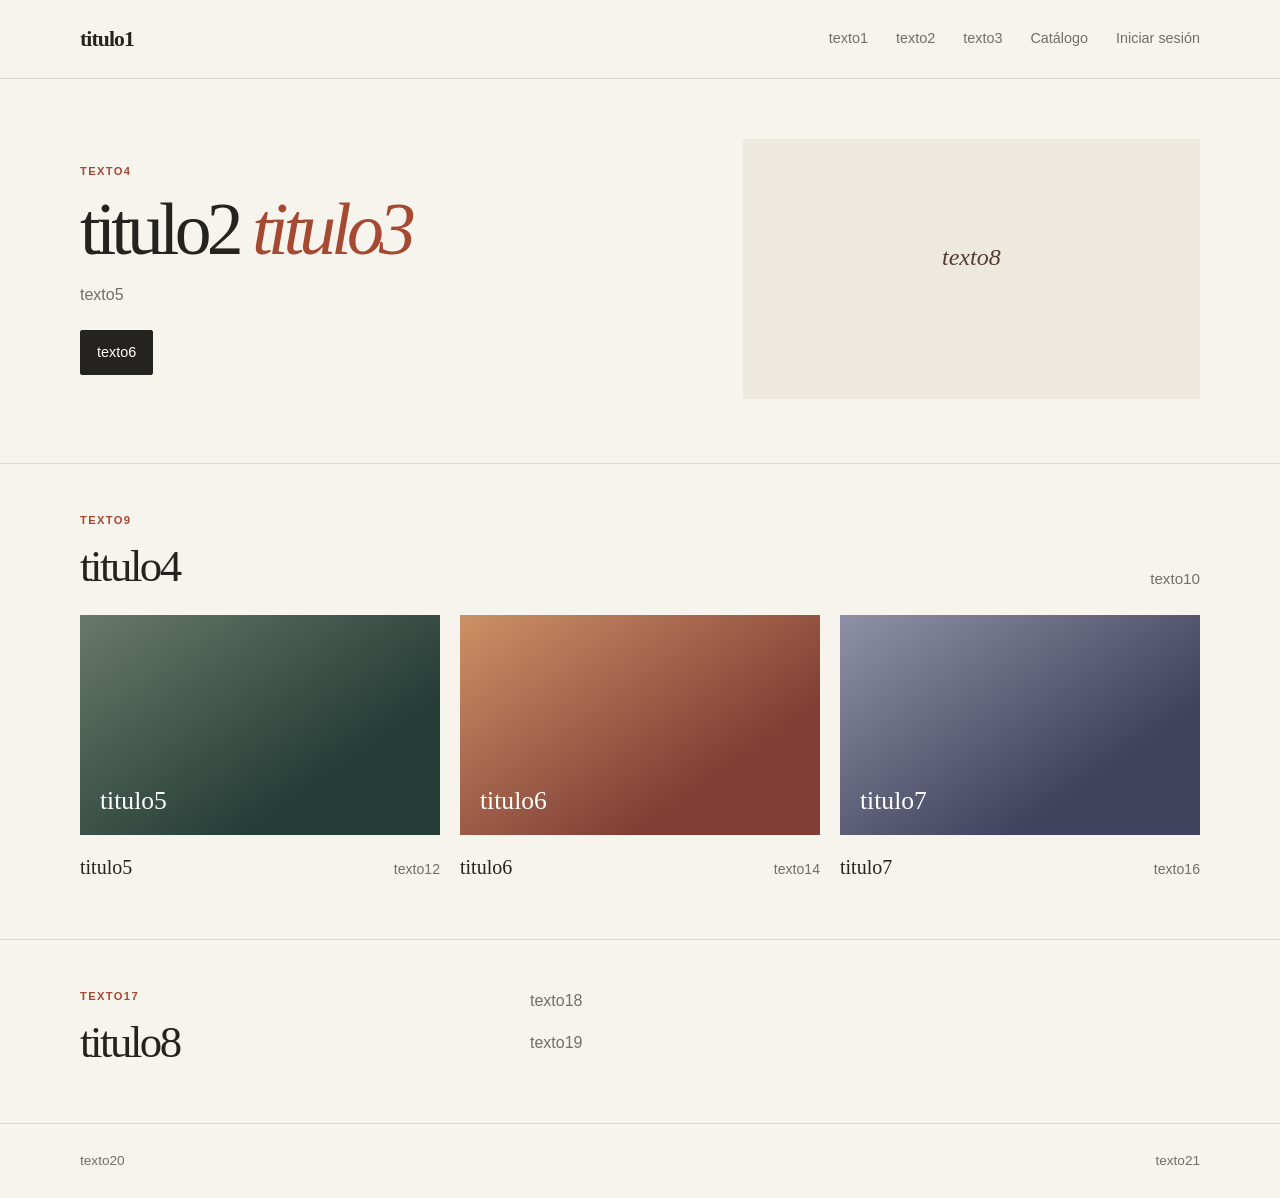
<file: SPRINT_001/index.html>
<!DOCTYPE html>
<html lang="es">
<head>
  <meta charset="UTF-8">
  <meta name="viewport" content="width=device-width, initial-scale=1.0">
  <meta name="description" content="texto1">
  <title>titulo1</title>
  <link rel="stylesheet" href="styles.css">
</head>
<body>
  <header>
    <div class="wrap navigation">
      <a class="brand" href="#" aria-label="titulo1, inicio">titulo1</a>
      <nav aria-label="Navegación principal">
        <a href="#proyecto">texto1</a>
        <a href="#destacados">texto2</a>
        <a href="#nosotros">texto3</a>
        <a href="catalogo.html">Catálogo</a>
        <a href="login.html">Iniciar sesión</a>
      </nav>
    </div>
  </header>

  <main>
    <section class="wrap hero" id="proyecto">
      <div>
        <p class="eyebrow">texto4</p>
        <h1>titulo2 <em>titulo3</em></h1>
        <p class="hero-copy">texto5</p>
        <a class="button" href="#destacados">texto6</a>
      </div>
      <div class="hero-art" aria-label="texto7" role="img">
        <p class="hero-quote">texto8</p>
      </div>
    </section>

    <section class="section" id="destacados">
      <div class="wrap">
        <div class="section-heading">
          <div>
            <p class="eyebrow">texto9</p>
            <h2>titulo4</h2>
          </div>
          <p class="section-note">texto10</p>
        </div>
        <div class="books">
          <article class="book-card">
            <div class="book-cover cover-one" role="img" aria-label="texto11">
              <p class="cover-label">titulo5</p>
            </div>
            <div class="book-info">
              <h3 class="book-title">titulo5</h3>
              <p class="book-author">texto12</p>
            </div>
          </article>
          <article class="book-card">
            <div class="book-cover cover-two" role="img" aria-label="texto13">
              <p class="cover-label">titulo6</p>
            </div>
            <div class="book-info">
              <h3 class="book-title">titulo6</h3>
              <p class="book-author">texto14</p>
            </div>
          </article>
          <article class="book-card">
            <div class="book-cover cover-three" role="img" aria-label="texto15">
              <p class="cover-label">titulo7</p>
            </div>
            <div class="book-info">
              <h3 class="book-title">titulo7</h3>
              <p class="book-author">texto16</p>
            </div>
          </article>
        </div>
      </div>
    </section>

    <section class="section" id="nosotros">
      <div class="wrap about">
        <div>
          <p class="eyebrow">texto17</p>
          <h2>titulo8</h2>
        </div>
        <div class="about-copy">
          <p>texto18</p>
          <p>texto19</p>
        </div>
      </div>
    </section>
  </main>

  <footer>
    <div class="wrap footer-inner">
      <span>texto20</span>
      <span>texto21</span>
    </div>
  </footer>
</body>
</html>
</file>
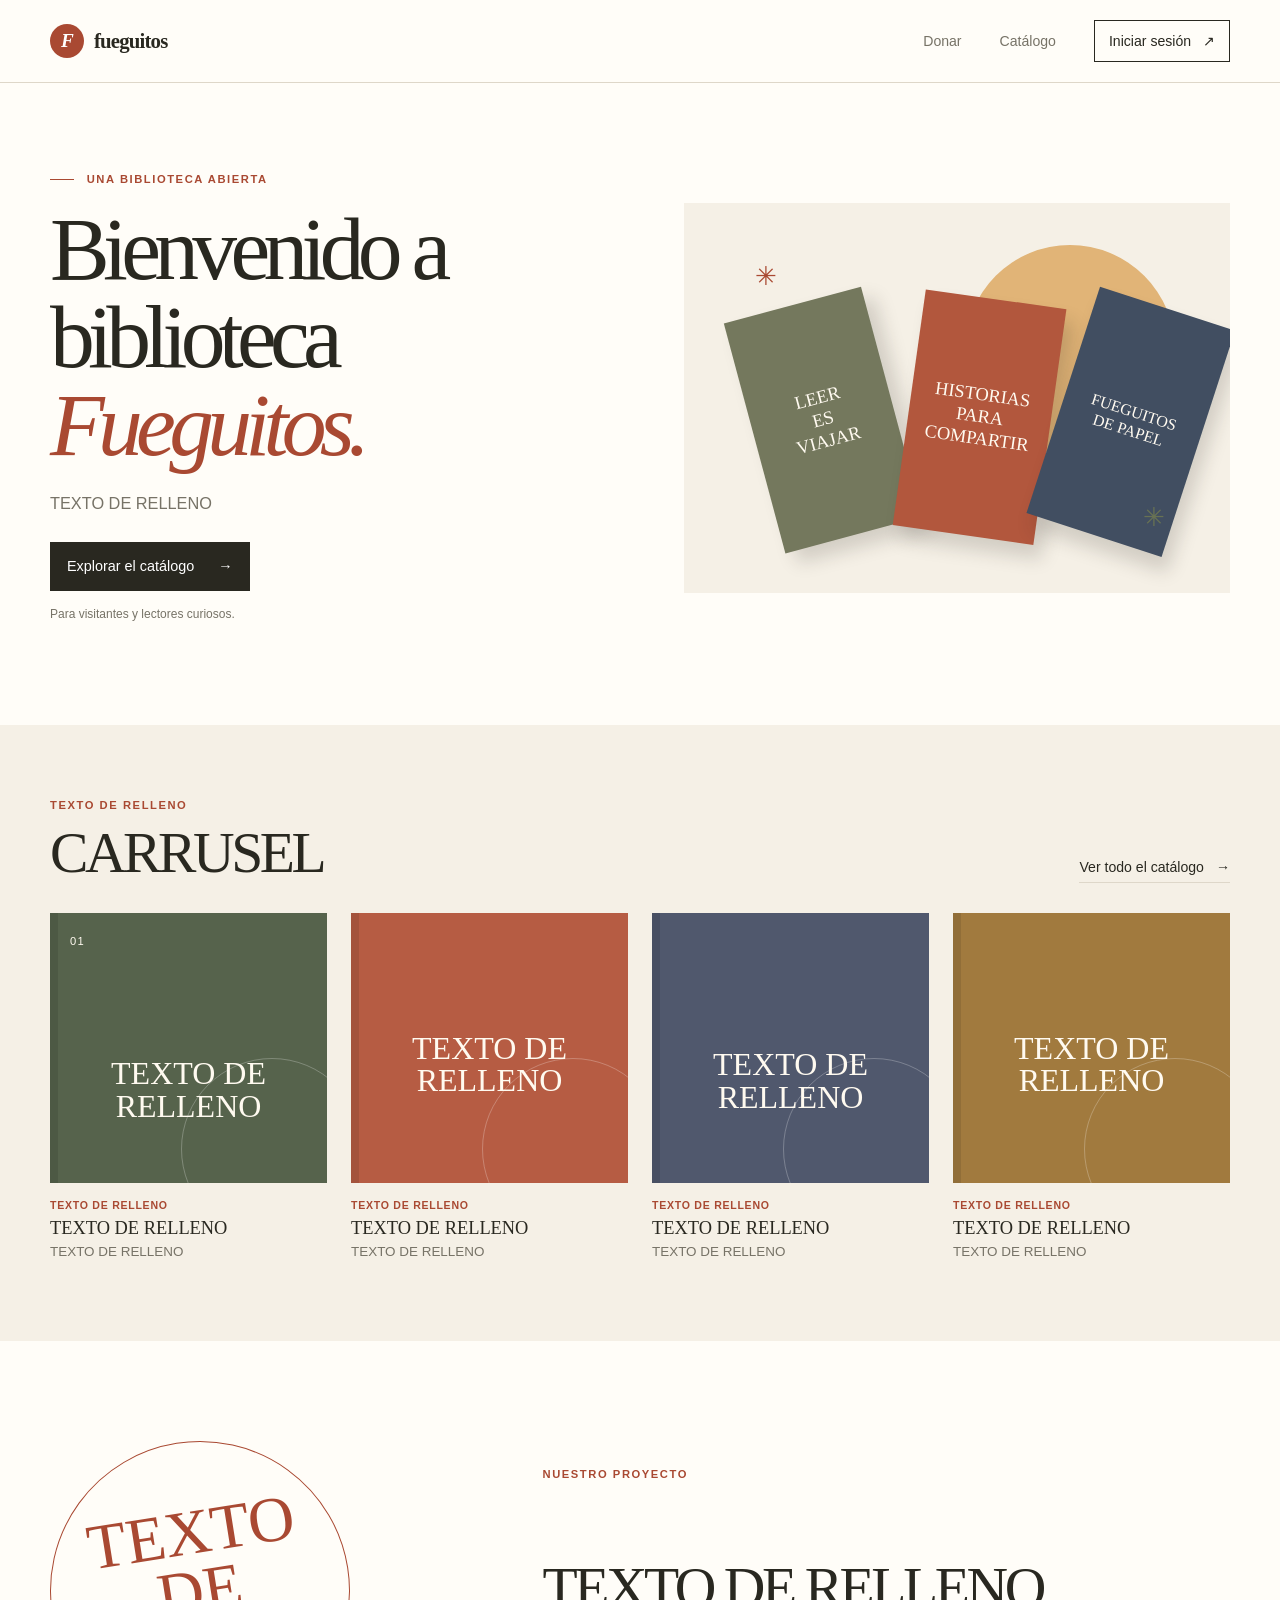
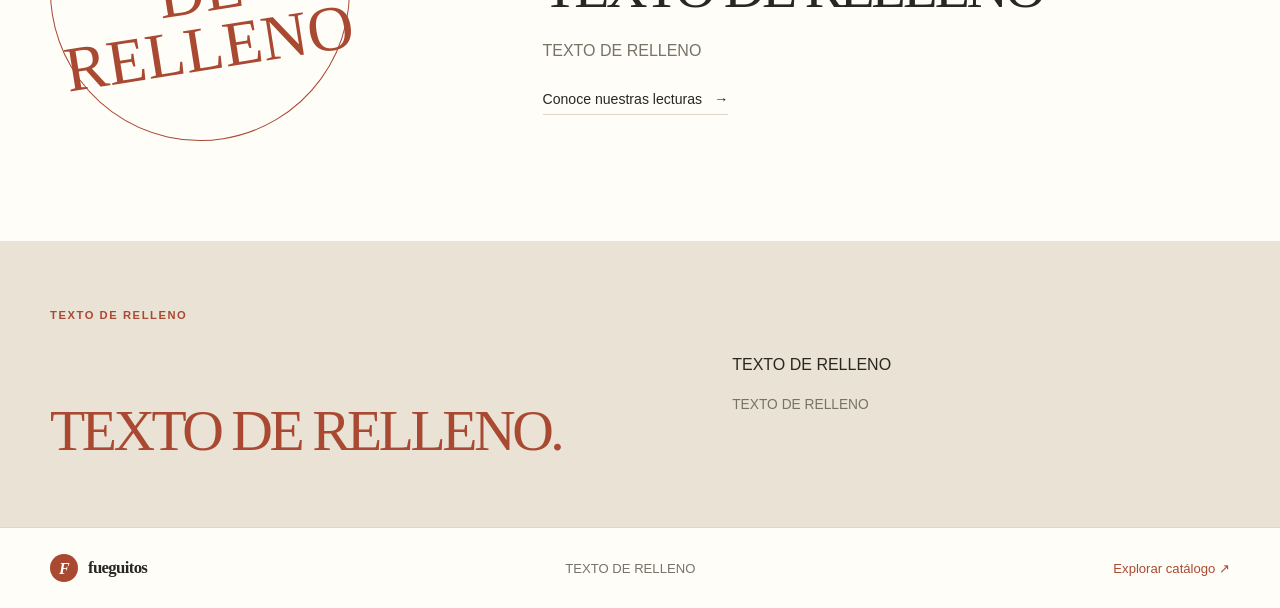
<file: SPRINT_002/index.html>
<!DOCTYPE html>
<html lang="es">
<head>
  <meta charset="UTF-8">
  <meta name="viewport" content="width=device-width, initial-scale=1.0">
  <meta name="description" content="Conoce Fueguitos, explora libros sin registrarte y descubre cómo apoyar nuestro proyecto de lectura.">
  <title>Fueguitos | Lecturas para todos</title>
  <link rel="stylesheet" href="style.css">
</head>
<body>
  <header class="site-header">
    <div class="page-width nav-layout">
      <a class="brand" href="index-publico.html" aria-label="Fueguitos, inicio">
        <span class="brand-mark" aria-hidden="true">F</span>
        <span>fueguitos</span>
      </a>
      <nav aria-label="Navegación principal">
        <a href="#donar">Donar</a>
        <a href="catalogo.html">Catálogo</a>
        <a class="login-link" href="login.html">Iniciar sesión <span aria-hidden="true">↗</span></a>
      </nav>
    </div>
  </header>

  <main>
    <section class="welcome page-width" aria-labelledby="welcome-title">
      <div class="welcome-copy">
        <p class="kicker"><span></span> Una biblioteca abierta</p>
        <h1 id="welcome-title">Bienvenido a biblioteca<br><em>Fueguitos.</em></h1>
        <p class="welcome-text">TEXTO DE RELLENO</p>
        <a class="primary-link" href="catalogo.html">Explorar el catálogo <span aria-hidden="true">→</span></a>
        <p class="welcome-note">Para visitantes y lectores curiosos.</p>
      </div>
      <div class="book-still-life" aria-label="Ilustración de tres libros de colores" role="img">
        <div class="sun-shape"></div>
        <div class="still-book still-book-back"><span>LEER<br>ES<br>VIAJAR</span></div>
        <div class="still-book still-book-middle"><span>HISTORIAS<br>PARA<br>COMPARTIR</span></div>
        <div class="still-book still-book-front"><span>FUEGUITOS<br>DE PAPEL</span></div>
        <span class="spark spark-one" aria-hidden="true">✳</span>
        <span class="spark spark-two" aria-hidden="true">✳</span>
      </div>
    </section>

    <section class="reading-section" aria-labelledby="reading-title">
      <div class="page-width">
        <div class="section-topline">
          <div>
            <p class="kicker">TEXTO DE RELLENO</p>
            <h2 id="reading-title">CARRUSEL</h2>
          </div>
          <a class="text-link" href="catalogo.html">Ver todo el catálogo <span aria-hidden="true">→</span></a>
        </div>

        <div class="book-list">
          <article class="book-item">
            <div class="book-art art-olive" aria-hidden="true"><span>01</span><b><br><br>TEXTO DE RELLENO</b><i></i></div>
            <p class="book-category">TEXTO DE RELLENO</p>
            <h3>TEXTO DE RELLENO</h3>
            <p class="book-byline">TEXTO DE RELLENO</p>
          </article>
          <article class="book-item">
            <div class="book-art art-coral" aria-hidden="true"><span></span><b><br>TEXTO DE RELLENO</b><i></i></div>
            <p class="book-category">TEXTO DE RELLENO</p>
            <h3>TEXTO DE RELLENO</h3>
            <p class="book-byline">TEXTO DE RELLENO</p>
          </article>
          <article class="book-item">
            <div class="book-art art-blue" aria-hidden="true"><span></span><b><br><br>TEXTO DE RELLENO</b><i></i></div>
            <p class="book-category">TEXTO DE RELLENO</p>
            <h3>TEXTO DE RELLENO</h3>
            <p class="book-byline">TEXTO DE RELLENO</p>
          </article>
          <article class="book-item">
            <div class="book-art art-yellow" aria-hidden="true"><span></span><b><br>TEXTO DE RELLENO</b><i></i></div>
            <p class="book-category">TEXTO DE RELLENO</p>
            <h3>TEXTO DE RELLENO</h3>
            <p class="book-byline">TEXTO DE RELLENO</p>
          </article>
        </div>
      </div>
    </section>

    <section class="project-section page-width" aria-labelledby="project-title">
      <div class="project-stamp" aria-hidden="true">TEXTO DE RELLENO<br></div>
      <div class="project-copy">
        <p class="kicker">Nuestro proyecto</p>
        <h2 id="project-title"><br>TEXTO DE RELLENO</h2>
        <p>TEXTO DE RELLENO</p>
        <a class="text-link" href="catalogo.html">Conoce nuestras lecturas <span aria-hidden="true">→</span></a>
      </div>
    </section>

    <section class="donation-section" id="donar" aria-labelledby="donation-title">
      <div class="page-width donation-layout">
        <div>
          <p class="kicker">TEXTO DE RELLENO</p>
          <h2 id="donation-title"><br>TEXTO DE RELLENO.</h2>
        </div>
        <div class="donation-copy">
          <p>TEXTO DE RELLENO</p>
          <p class="donation-note">TEXTO DE RELLENO</p>
        </div>
      </div>
    </section>
  </main>

  <footer class="site-footer">
    <div class="page-width footer-layout">
      <a class="brand footer-brand" href="index-publico.html">
        <span class="brand-mark" aria-hidden="true">F</span>
        <span>fueguitos</span>
      </a>
      <p>TEXTO DE RELLENO</p>
      <a class="footer-catalog" href="catalogo.html">Explorar catálogo ↗</a>
    </div>
  </footer>
</body>
</html>
</file>
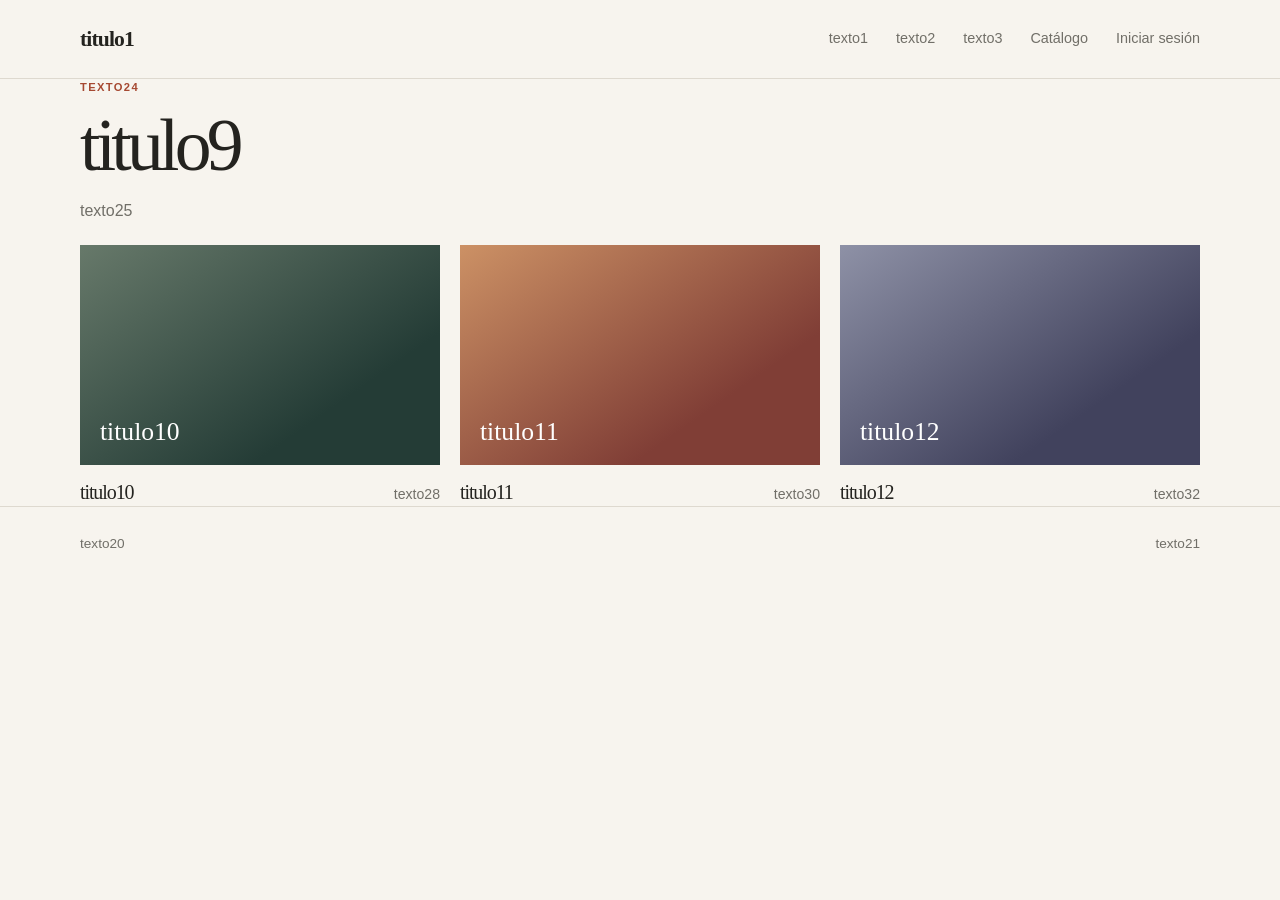
<file: SPRINT_001/catalogo.html>
<!DOCTYPE html>
<html lang="es">
<head>
  <meta charset="UTF-8">
  <meta name="viewport" content="width=device-width, initial-scale=1.0">
  <meta name="description" content="texto1">
  <title>titulo1</title>
  <link rel="stylesheet" href="styles.css">
</head>
<body>
  <header>
    <div class="wrap navigation">
      <a class="brand" href="index fueguitos.html">titulo1</a>
      <nav aria-label="Navegación principal">
        <a href="index fueguitos.html#proyecto">texto1</a>
        <a href="index fueguitos.html#destacados">texto2</a>
        <a href="index fueguitos.html#nosotros">texto3</a>
        <a href="catalogo.html" aria-current="page">Catálogo</a>
        <a href="login.html">Iniciar sesión</a>
      </nav>
    </div>
  </header>

  <main>
    <section class="wrap catalog-intro">
      <p class="eyebrow">texto24</p>
      <h1>titulo9</h1>
      <p class="hero-copy">texto25</p>
    </section>

    <section class="wrap books catalog-grid" aria-label="texto26">
      <article class="book-card">
        <div class="book-cover cover-one" role="img" aria-label="texto27">
          <p class="cover-label">titulo10</p>
        </div>
        <div class="book-info">
          <h2 class="book-title">titulo10</h2>
          <p class="book-author">texto28</p>
        </div>
      </article>
      <article class="book-card">
        <div class="book-cover cover-two" role="img" aria-label="texto29">
          <p class="cover-label">titulo11</p>
        </div>
        <div class="book-info">
          <h2 class="book-title">titulo11</h2>
          <p class="book-author">texto30</p>
        </div>
      </article>
      <article class="book-card">
        <div class="book-cover cover-three" role="img" aria-label="texto31">
          <p class="cover-label">titulo12</p>
        </div>
        <div class="book-info">
          <h2 class="book-title">titulo12</h2>
          <p class="book-author">texto32</p>
        </div>
      </article>
    </section>
  </main>

  <footer>
    <div class="wrap footer-inner">
      <span>texto20</span>
      <span>texto21</span>
    </div>
  </footer>
</body>
</html>
</file>
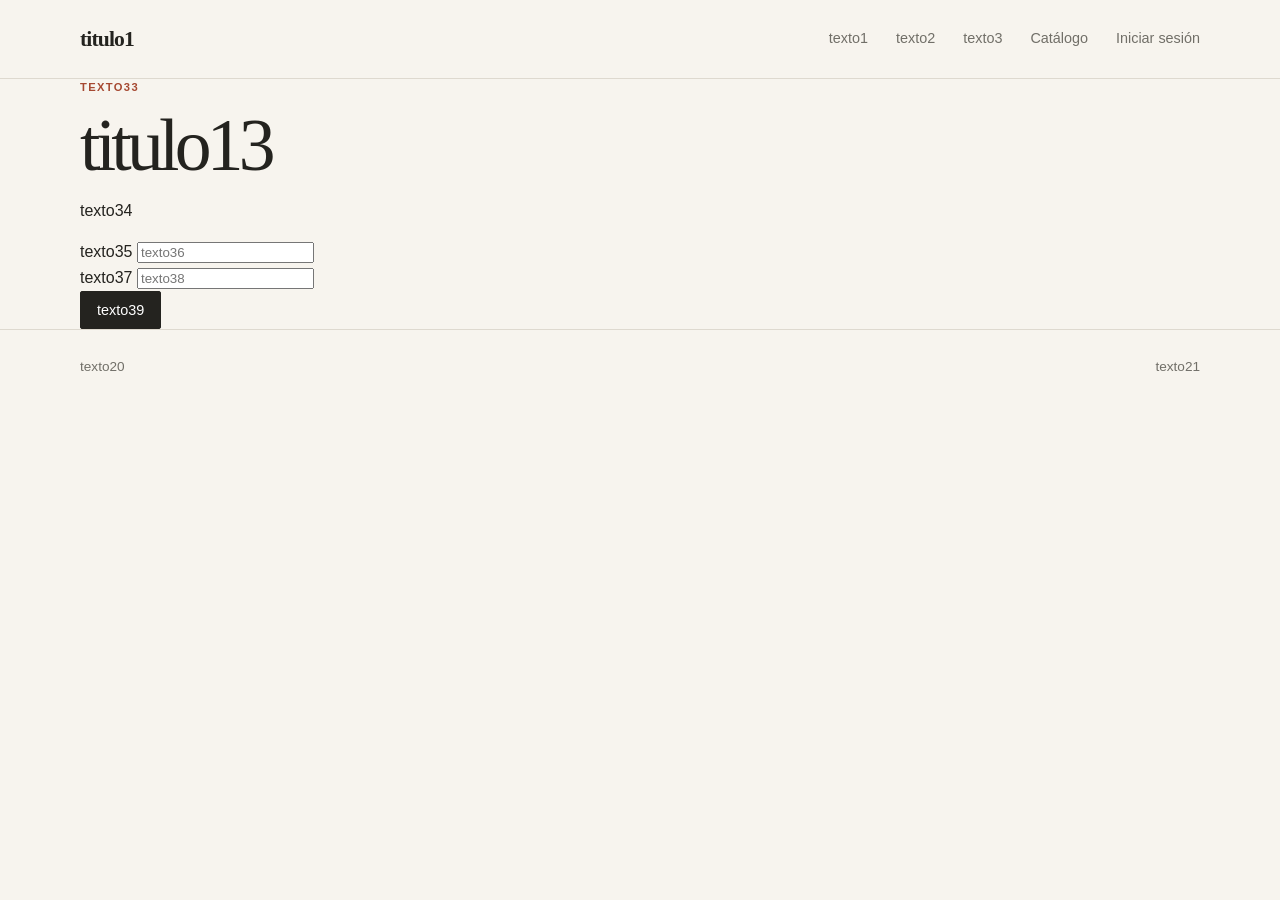
<file: SPRINT_001/login.html>
<!DOCTYPE html>
<html lang="es">
<head>
  <meta charset="UTF-8">
  <meta name="viewport" content="width=device-width, initial-scale=1.0">
  <meta name="description" content="texto1">
  <title>titulo1</title>
  <link rel="stylesheet" href="styles.css">
</head>
<body>
  <header>
    <div class="wrap navigation">
      <a class="brand" href="index fueguitos.html">titulo1</a>
      <nav aria-label="Navegación principal">
        <a href="index fueguitos.html#proyecto">texto1</a>
        <a href="index fueguitos.html#destacados">texto2</a>
        <a href="index fueguitos.html#nosotros">texto3</a>
        <a href="catalogo.html">Catálogo</a>
        <a href="login.html" aria-current="page">Iniciar sesión</a>
      </nav>
    </div>
  </header>

  <main class="wrap login-section">
    <section class="login-card">
      <p class="eyebrow">texto33</p>
      <h1>titulo13</h1>
      <p class="login-copy">texto34</p>
      <form class="login-form" action="#" method="post">
        <div class="form-field">
          <label for="email">texto35</label>
          <input id="email" name="email" type="email" placeholder="texto36" autocomplete="email" required>
        </div>
        <div class="form-field">
          <label for="password">texto37</label>
          <input id="password" name="password" type="password" placeholder="texto38" autocomplete="current-password" required>
        </div>
        <button class="button" type="submit">texto39</button>
      </form>
    </section>
  </main>

  <footer>
    <div class="wrap footer-inner">
      <span>texto20</span>
      <span>texto21</span>
    </div>
  </footer>
</body>
</html>
</file>
<file: SPRINT_001/styles.css>
:root {
  color-scheme: light;
  --paper: #f7f4ee;
  --ink: #24231f;
  --muted: #716f68;
  --accent: #a64932;
  --line: #ded9cf;
  --serif: Georgia, "Times New Roman", serif;
}

* { box-sizing: border-box; }

html { scroll-behavior: smooth; }

body {
  margin: 0;
  background: var(--paper);
  color: var(--ink);
  font-family: Arial, Helvetica, sans-serif;
  line-height: 1.6;
}

a { color: inherit; }

.wrap {
  width: min(1120px, calc(100% - 48px));
  margin-inline: auto;
}

header {
  border-bottom: 1px solid var(--line);
}

.navigation {
  min-height: 78px;
  display: flex;
  align-items: center;
  justify-content: space-between;
  gap: 24px;
}

.brand {
  font-family: var(--serif);
  font-size: 1.35rem;
  font-weight: 700;
  letter-spacing: -0.04em;
  text-decoration: none;
}

.brand span { color: var(--accent); }

nav {
  display: flex;
  align-items: center;
  gap: 28px;
}

nav a {
  color: var(--muted);
  font-size: 0.9rem;
  text-decoration: none;
}

nav a:hover, nav a:focus-visible { color: var(--accent); }

.hero {
  display: grid;
  grid-template-columns: 1.15fr 0.85fr;
  align-items: center;
  gap: 44px;
  padding-block: 60px 64px;
}

.eyebrow {
  margin: 0 0 12px;
  color: var(--accent);
  font-size: 0.7rem;
  font-weight: 700;
  letter-spacing: 0.12em;
  text-transform: uppercase;
}

h1, h2, h3, p { margin-top: 0; }

h1, h2, .book-title {
  font-family: var(--serif);
  font-weight: 400;
}

h1 {
  max-width: 650px;
  margin-bottom: 16px;
  font-size: clamp(2.8rem, 6vw, 4.6rem);
  letter-spacing: -0.065em;
  line-height: 0.99;
}

h1 em { color: var(--accent); font-weight: 400; }

.hero-copy {
  max-width: 510px;
  margin-bottom: 22px;
  color: var(--muted);
  font-size: 1rem;
}

.button {
  display: inline-block;
  padding: 10px 16px;
  border: 1px solid var(--ink);
  border-radius: 2px;
  background: var(--ink);
  color: white;
  font-size: 0.9rem;
  text-decoration: none;
  transition: background 160ms ease, color 160ms ease;
}

.button:hover, .button:focus-visible {
  background: transparent;
  color: var(--ink);
}

.hero-art {
  position: relative;
  display: grid;
  min-height: 260px;
  place-items: center;
  overflow: hidden;
  background: #eee9df;
}

.hero-quote {
  z-index: 1;
  max-width: 230px;
  color: #533c30;
  font-family: var(--serif);
  font-size: 1.5rem;
  font-style: italic;
  line-height: 1.25;
  text-align: center;
}

.section {
  padding-block: 48px 56px;
  border-top: 1px solid var(--line);
}

.section-heading {
  display: flex;
  align-items: end;
  justify-content: space-between;
  gap: 24px;
  margin-bottom: 24px;
}

h2 {
  margin-bottom: 0;
  font-size: clamp(2rem, 3.5vw, 2.8rem);
  letter-spacing: -0.055em;
  line-height: 1.1;
}

.section-note {
  max-width: 360px;
  margin: 0;
  color: var(--muted);
  font-size: 0.95rem;
}

.books {
  display: grid;
  grid-template-columns: repeat(3, 1fr);
  gap: 20px;
}

.book-card { min-width: 0; }

.book-cover {
  display: flex;
  min-height: 220px;
  align-items: end;
  padding: 20px;
  color: white;
}

.cover-one { background: linear-gradient(145deg, #67796a, #243c36 72%); }
.cover-two { background: linear-gradient(145deg, #cc9165, #803e36 72%); }
.cover-three { background: linear-gradient(145deg, #8e91a6, #41425d 72%); }

.cover-label {
  max-width: 230px;
  margin: 0;
  font-family: var(--serif);
  font-size: 1.6rem;
  line-height: 1.05;
}

.book-info {
  display: flex;
  align-items: baseline;
  justify-content: space-between;
  gap: 12px;
  padding-top: 16px;
}

.book-title {
  margin: 0;
  font-size: 1.25rem;
}

.book-author {
  margin: 0;
  color: var(--muted);
  font-size: 0.88rem;
  text-align: right;
}

.about {
  display: grid;
  grid-template-columns: 0.75fr 1.25fr;
  gap: 48px;
  align-items: start;
}

.about-copy {
  max-width: 650px;
  color: var(--muted);
  font-size: 1rem;
}

.about-copy p:last-child { margin-bottom: 0; }

footer {
  padding-block: 26px;
  border-top: 1px solid var(--line);
  color: var(--muted);
  font-size: 0.85rem;
}

.footer-inner {
  display: flex;
  justify-content: space-between;
  gap: 20px;
}

@media (max-width: 720px) {
  .wrap { width: min(100% - 36px, 560px); }
  .navigation { min-height: 70px; align-items: flex-start; padding-block: 18px; }
  nav { justify-content: flex-end; flex-wrap: wrap; gap: 8px 16px; }
  nav a { font-size: 0.82rem; }
  .hero { grid-template-columns: 1fr; gap: 28px; padding-block: 48px 52px; }
  .hero-art { min-height: 220px; }
  .section { padding-block: 42px; }
  .section-heading { align-items: flex-start; flex-direction: column; }
  .books { grid-template-columns: 1fr; gap: 34px; }
  .book-cover { min-height: 240px; }
  .about { grid-template-columns: 1fr; gap: 18px; }
}

@media (max-width: 420px) {
  .navigation { flex-direction: column; gap: 12px; }
  nav { justify-content: flex-start; }
  .footer-inner { flex-direction: column; gap: 4px; }
}
</file>
<file: SPRINT_002/style.css>
:root {
  color-scheme: light;
  --cream: #f5f0e6;
  --paper: #fffdf8;
  --ink: #292820;
  --muted: #777367;
  --rust: #a94932;
  --olive: #687253;
  --rule: #ded7c9;
  --serif: Georgia, "Times New Roman", serif;
}

* {
  box-sizing: border-box;
}

html {
  scroll-behavior: smooth;
}

body {
  margin: 0;
  background: var(--paper);
  color: var(--ink);
  font-family: Arial, Helvetica, sans-serif;
  line-height: 1.6;
}

a {
  color: inherit;
}

.page-width {
  width: min(1180px, calc(100% - 56px));
  margin-inline: auto;
}

.site-header {
  position: relative;
  z-index: 1;
  border-bottom: 1px solid var(--rule);
  background: var(--paper);
}

.nav-layout {
  min-height: 82px;
  display: flex;
  align-items: center;
  justify-content: space-between;
  gap: 24px;
}

.brand {
  display: inline-flex;
  align-items: center;
  gap: 10px;
  font-family: var(--serif);
  font-size: 1.3rem;
  font-weight: 700;
  letter-spacing: -0.04em;
  text-decoration: none;
}

.brand-mark {
  display: grid;
  width: 34px;
  height: 34px;
  place-items: center;
  border-radius: 50%;
  background: var(--rust);
  color: white;
  font-family: var(--serif);
  font-size: 1.2rem;
  font-style: italic;
}

nav {
  display: flex;
  align-items: center;
  gap: clamp(18px, 3vw, 38px);
}

nav a {
  color: var(--muted);
  font-size: 0.88rem;
  text-decoration: none;
}

nav a:hover,
nav a:focus-visible,
.text-link:hover,
.text-link:focus-visible {
  color: var(--rust);
}

nav .login-link {
  padding: 9px 14px;
  border: 1px solid var(--ink);
  color: var(--ink);
}

.login-link span {
  margin-left: 8px;
}

.welcome {
  min-height: 570px;
  display: grid;
  grid-template-columns: 1fr 0.95fr;
  align-items: center;
  gap: 60px;
  padding-block: 70px 82px;
}

.welcome-copy {
  padding-block: 18px;
}

.kicker {
  margin: 0 0 16px;
  color: var(--rust);
  font-size: 0.7rem;
  font-weight: 700;
  letter-spacing: 0.14em;
  text-transform: uppercase;
}

.kicker span {
  display: inline-block;
  width: 24px;
  height: 1px;
  margin: 0 8px 3px 0;
  background: currentColor;
}

h1,
h2,
h3,
p {
  margin-top: 0;
}

h1,
h2,
h3 {
  font-family: var(--serif);
  font-weight: 400;
}

h1 {
  margin-bottom: 22px;
  font-size: clamp(3.2rem, 7vw, 6rem);
  letter-spacing: -0.075em;
  line-height: 0.98;
}

h1 em {
  color: var(--rust);
  font-weight: 400;
}

.welcome-text {
  max-width: 430px;
  margin-bottom: 26px;
  color: var(--muted);
  font-size: 1.02rem;
}

.primary-link {
  display: inline-flex;
  align-items: center;
  gap: 24px;
  padding: 13px 17px;
  background: var(--ink);
  color: white;
  font-size: 0.9rem;
  text-decoration: none;
  transition: background 150ms ease;
}

.primary-link:hover,
.primary-link:focus-visible {
  background: var(--rust);
}

.welcome-note {
  margin: 14px 0 0;
  color: var(--muted);
  font-size: 0.75rem;
}

.book-still-life {
  position: relative;
  min-height: 390px;
  overflow: hidden;
  background: var(--cream);
}

.sun-shape {
  position: absolute;
  top: 42px;
  right: 55px;
  width: 210px;
  height: 210px;
  border-radius: 50%;
  background: #e1b477;
}

.still-book {
  position: absolute;
  bottom: 58px;
  display: flex;
  align-items: center;
  justify-content: center;
  width: 142px;
  height: 238px;
  padding: 20px;
  box-shadow: 10px 13px 18px rgba(43, 38, 28, 0.17);
  color: #fffaf0;
  text-align: center;
  transform-origin: bottom center;
}

.still-book span {
  font-family: var(--serif);
  font-size: 1.15rem;
  line-height: 1.18;
}

.still-book-back {
  left: 18%;
  background: #74785d;
  transform: rotate(-15deg);
}

.still-book-middle {
  left: 38%;
  background: #b2573d;
  transform: rotate(8deg);
}

.still-book-front {
  right: 12%;
  background: #414e61;
  transform: rotate(18deg);
}

.still-book-front span {
  font-size: 1rem;
}

.spark {
  position: absolute;
  z-index: 1;
  color: var(--rust);
  font-size: 1.6rem;
}

.spark-one {
  top: 53px;
  left: 13%;
}

.spark-two {
  right: 12%;
  bottom: 55px;
  color: var(--olive);
}

.reading-section {
  padding-block: 72px 78px;
  background: var(--cream);
}

.section-topline {
  display: flex;
  align-items: end;
  justify-content: space-between;
  gap: 24px;
  margin-bottom: 30px;
}

.section-topline .kicker {
  margin-bottom: 8px;
}

h2 {
  margin-bottom: 0;
  font-size: clamp(2.2rem, 4.5vw, 3.8rem);
  letter-spacing: -0.06em;
  line-height: 1.05;
}

.text-link {
  display: inline-flex;
  align-items: center;
  gap: 12px;
  padding-bottom: 4px;
  border-bottom: 1px solid var(--rule);
  color: var(--ink);
  font-size: 0.88rem;
  text-decoration: none;
  white-space: nowrap;
}

.book-list {
  display: grid;
  grid-template-columns: repeat(4, minmax(0, 1fr));
  gap: 24px;
}

.book-item {
  min-width: 0;
}

.book-art {
  position: relative;
  display: flex;
  min-height: 270px;
  flex-direction: column;
  justify-content: space-between;
  overflow: hidden;
  padding: 20px;
  color: #fffaf0;
  box-shadow: inset 8px 0 rgba(0, 0, 0, 0.1);
}

.book-art::after {
  position: absolute;
  right: -36px;
  bottom: -57px;
  width: 180px;
  height: 180px;
  border: 1px solid rgba(255, 255, 255, 0.25);
  border-radius: 50%;
  content: "";
}

.book-art span,
.book-art b,
.book-art i {
  position: relative;
  z-index: 1;
}

.book-art span {
  font-size: 0.7rem;
  letter-spacing: 0.12em;
}

.book-art b {
  align-self: center;
  font-family: var(--serif);
  font-size: clamp(1.5rem, 2.5vw, 2.1rem);
  font-weight: 400;
  line-height: 1.02;
  text-align: center;
}

.book-art i {
  font-size: 0.58rem;
  font-style: normal;
  letter-spacing: 0.1em;
  text-align: center;
}

.art-olive {
  background: #56634c;
}

.art-coral {
  background: #b65c43;
}

.art-blue {
  background: #50586d;
}

.art-yellow {
  background: #a17a3e;
}

.book-category {
  margin: 14px 0 3px;
  color: var(--rust);
  font-size: 0.66rem;
  font-weight: 700;
  letter-spacing: 0.07em;
  text-transform: uppercase;
}

.book-item h3 {
  margin-bottom: 2px;
  font-size: 1.15rem;
  line-height: 1.2;
}

.book-byline {
  margin: 0;
  color: var(--muted);
  font-size: 0.84rem;
}

.project-section {
  display: grid;
  grid-template-columns: 0.75fr 1.25fr;
  align-items: center;
  gap: 80px;
  padding-block: 100px;
}

.project-stamp {
  display: grid;
  width: min(100%, 300px);
  aspect-ratio: 1;
  place-content: center;
  border: 1px solid var(--rust);
  border-radius: 50%;
  color: var(--rust);
  font-family: var(--serif);
  font-size: clamp(2.5rem, 5vw, 4.4rem);
  line-height: 0.92;
  text-align: center;
  transform: rotate(-9deg);
}

.project-copy {
  max-width: 570px;
}

.project-copy .kicker {
  margin-bottom: 14px;
}

.project-copy h2 {
  margin-bottom: 20px;
}

.project-copy > p:not(.kicker) {
  margin-bottom: 22px;
  color: var(--muted);
}

.donation-section {
  padding-block: 66px;
  background: #e9e2d5;
}

.donation-layout {
  display: grid;
  grid-template-columns: 1fr 0.8fr;
  align-items: center;
  gap: 60px;
}

.donation-layout h2 {
  color: var(--rust);
}

.donation-copy {
  max-width: 430px;
  color: var(--ink);
}

.donation-note {
  margin: 0;
  color: var(--muted);
  font-size: 0.86rem;
}

.site-footer {
  padding-block: 26px;
  border-top: 1px solid var(--rule);
}

.footer-layout {
  display: flex;
  align-items: center;
  justify-content: space-between;
  gap: 20px;
}

.footer-brand {
  font-size: 1.05rem;
}

.footer-brand .brand-mark {
  width: 28px;
  height: 28px;
  font-size: 1rem;
}

.footer-layout p {
  margin: 0;
  color: var(--muted);
  font-size: 0.82rem;
}

.footer-catalog {
  color: var(--rust);
  font-size: 0.82rem;
  text-decoration: none;
}

@media (max-width: 760px) {
  .page-width {
    width: min(100% - 36px, 580px);
  }

  .welcome {
    grid-template-columns: 1fr;
    gap: 34px;
    padding-block: 54px;
  }

  .book-still-life {
    min-height: 330px;
  }

  .still-book {
    bottom: 43px;
    width: 120px;
    height: 210px;
  }

  .sun-shape {
    width: 175px;
    height: 175px;
  }

  .book-list {
    grid-template-columns: repeat(2, minmax(0, 1fr));
    row-gap: 34px;
  }

  .project-section {
    grid-template-columns: 1fr;
    justify-items: start;
    gap: 38px;
    padding-block: 68px;
  }

  .project-stamp {
    width: 190px;
  }

  .donation-layout {
    grid-template-columns: 1fr;
    gap: 25px;
  }

  .section-topline {
    align-items: flex-start;
    flex-direction: column;
  }
}

@media (max-width: 480px) {
  .nav-layout {
    min-height: 72px;
  }

  .brand {
    font-size: 1.1rem;
  }

  .brand-mark {
    width: 30px;
    height: 30px;
  }

  nav {
    gap: 12px;
  }

  nav a {
    font-size: 0.76rem;
  }

  nav .login-link {
    padding: 7px 9px;
  }

  .login-link span {
    display: none;
  }

  .welcome {
    min-height: 0;
    padding-block: 48px;
  }

  h1 {
    font-size: clamp(3rem, 15vw, 4.2rem);
  }

  .book-still-life {
    min-height: 280px;
  }

  .still-book {
    width: 100px;
    height: 180px;
    padding: 12px;
  }

  .still-book span {
    font-size: 0.9rem;
  }

  .still-book-front span {
    font-size: 0.8rem;
  }

  .sun-shape {
    top: 28px;
    right: 30px;
    width: 145px;
    height: 145px;
  }

  .reading-section {
    padding-block: 54px;
  }

  .book-list {
    gap: 26px 14px;
  }

  .book-art {
    min-height: 220px;
    padding: 14px;
  }

  .book-art b {
    font-size: 1.5rem;
  }

  .book-art i {
    font-size: 0.48rem;
  }

  .book-item h3 {
    font-size: 1rem;
  }

  .footer-layout {
    align-items: flex-start;
    flex-direction: column;
    gap: 12px;
  }
}

@media (prefers-reduced-motion: reduce) {
  html {
    scroll-behavior: auto;
  }

  *,
  *::before,
  *::after {
    transition-duration: 0.01ms !important;
  }
}
</file>
